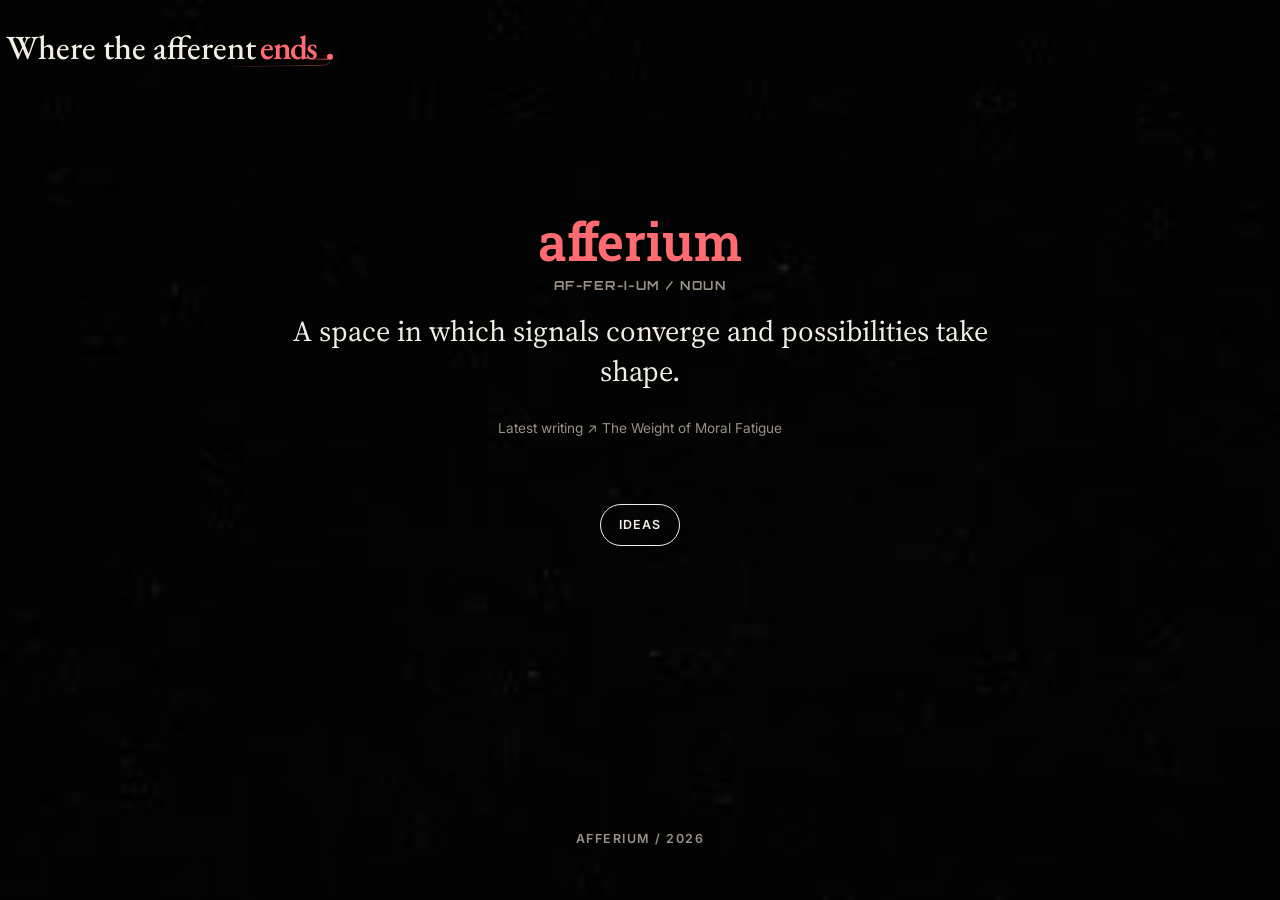
<file: index.html>
<!DOCTYPE html>
<html lang="en">
<head>
  <meta charset="UTF-8">
  <meta name="viewport" content="width=device-width, initial-scale=1.0">
  <meta name="description" content="Afferium is the receiving center where signal, myth, recursion, and world-shattering ideas arrive.">
  <title>Afferium</title>
  <style>
    @import url('https://fonts.googleapis.com/css2?family=EB+Garamond:wght@500;600&family=Inter:wght@400;500;600&family=Orbitron:wght@500;600&family=Roboto+Slab:wght@500;600&family=Source+Serif+4:opsz,wght@8..60,400;8..60,600;8..60,700&family=Spectral:wght@500;600&display=swap');

    :root {
      --paper: #000000;
      --ink: #f2eee6;
      --muted: #9a9188;
      --line: #24201f;
      --accent: #d64045;
      --accent-dark: #ff6b70;
      --wash: #11100f;
      --white: #f8f3ea;
    }

    * {
      box-sizing: border-box;
    }

    body {
      margin: 0;
      background:
        linear-gradient(rgba(0, 0, 0, 0.62), rgba(0, 0, 0, 0.68)),
        url("assets/afferium-background.png") center / cover fixed,
        radial-gradient(circle at 12% 8%, rgba(214, 64, 69, 0.045), transparent 26rem),
        radial-gradient(circle at 80% 18%, rgba(242, 238, 230, 0.018), transparent 24rem),
        linear-gradient(90deg, rgba(242, 238, 230, 0.014) 1px, transparent 1px),
        linear-gradient(180deg, rgba(242, 238, 230, 0.012) 1px, transparent 1px),
        var(--paper);
      background-size: cover, cover, auto, auto, 72px 72px, 72px 72px, auto;
      background-repeat: no-repeat, no-repeat, no-repeat, no-repeat, repeat, repeat, no-repeat;
      color: var(--ink);
      font-family: "Inter", system-ui, -apple-system, BlinkMacSystemFont, "Segoe UI", sans-serif;
      line-height: 1.55;
    }

    a {
      color: inherit;
    }

    .site {
      min-height: 100vh;
      display: flex;
      flex-direction: column;
    }

    .masthead,
    .definition,
    .link-row,
    .footer {
      width: min(1120px, calc(100% - 48px));
      margin: 0 auto;
    }

    .masthead {
      display: flex;
      align-items: center;
      justify-content: flex-start;
      gap: 24px;
      width: fit-content;
      margin: 0;
      padding: 28px 18px 22px 6px;
    }

    .wordmark {
      display: inline-flex;
      align-items: baseline;
      gap: 0.08em;
      font-family: "EB Garamond", "Spectral", "Source Serif 4", Georgia, serif;
      font-size: clamp(1.12rem, 2.65vw, 2.35rem);
      font-weight: 500;
      letter-spacing: 0;
      line-height: 0.9;
    }

    .wordmark .ending {
      color: var(--accent-dark);
      display: inline-block;
      font-weight: 600;
      letter-spacing: -0.055em;
      position: relative;
      transform: translateX(0.05em);
    }

    .endpoint {
      display: inline-block;
      width: 0.74em;
      height: 0.9em;
      margin-left: -0.1em;
      position: relative;
      transform: translateY(0.02em);
    }

    .endpoint::before {
      content: "";
      position: absolute;
      width: 0.54em;
      height: 1px;
      left: -0.1em;
      top: calc(0.9em - 1px);
      background: linear-gradient(90deg, rgba(255, 107, 112, 0.16), rgba(255, 107, 112, 0.82));
      box-shadow: 0 0 6px rgba(255, 107, 112, 0.28);
    }

    .endpoint-dot {
      position: absolute;
      left: 0.39em;
      top: 0.73em;
      width: 0.18em;
      height: 0.18em;
      border-radius: 50%;
      background: var(--accent-dark);
      box-shadow: 0 0 12px rgba(255, 107, 112, 0.34);
    }

    .endpoint-dot::after {
      content: "";
      position: absolute;
      width: 2.85em;
      height: 0.18em;
      right: 0.08em;
      top: calc(0.07em + 3px);
      border-right: 1px solid rgba(255, 107, 112, 0.22);
      border-bottom: 1px solid rgba(255, 107, 112, 0.46);
      border-radius: 0 0 1.5em 0;
      animation: signal-return 18s ease-in-out infinite;
      transform: rotate(-1deg);
      transform-origin: right top;
      filter: drop-shadow(0 0 5px rgba(255, 107, 112, 0.24));
      mask-size: 145% 100%;
      mask-position: 100% 0;
      mask-image: linear-gradient(90deg, transparent 0%, rgba(0, 0, 0, 0.2) 28%, rgba(0, 0, 0, 0.92) 82%, rgba(0, 0, 0, 1) 100%);
      -webkit-mask-size: 145% 100%;
      -webkit-mask-position: 100% 0;
      -webkit-mask-image: linear-gradient(90deg, transparent 0%, rgba(0, 0, 0, 0.2) 28%, rgba(0, 0, 0, 0.92) 82%, rgba(0, 0, 0, 1) 100%);
    }

    @keyframes signal-return {
      0%, 100% {
        opacity: 0.68;
        transform: rotate(-1deg) translateX(0.09em);
      }
      52% {
        opacity: 0.96;
        transform: rotate(-1deg) translateX(-0.09em);
      }
      70% {
        opacity: 0.76;
        transform: rotate(-1deg) translateX(-0.09em);
      }
    }

    .nav {
      display: flex;
      align-items: center;
      gap: 16px;
    }

    .idea-menu {
      position: relative;
    }

    .idea-menu summary {
      cursor: pointer;
      list-style: none;
    }

    .idea-menu summary::-webkit-details-marker {
      display: none;
    }

    .idea-menu[open] summary {
      background: var(--ink);
      color: var(--paper);
    }

    .idea-list {
      position: absolute;
      left: 50%;
      top: calc(100% + 8px);
      z-index: 2;
      width: min(244px, calc(100vw - 32px));
      max-height: calc(100dvh - 32px);
      padding: 6px 12px;
      overflow-y: auto;
      overscroll-behavior: contain;
      text-align: left;
      transform: translateX(-50%);
      border: 1px solid var(--line);
      background: #050505;
      box-shadow: 0 22px 60px rgba(0, 0, 0, 0.5);
    }

    .idea-menu[data-placement="above"] .idea-list {
      top: auto;
      bottom: calc(100% + 8px);
    }

    .idea-list a {
      display: flex;
      align-items: center;
      min-height: 36px;
      padding: 8px 0;
      color: var(--muted);
      font-size: 0.82rem;
      line-height: 1.35;
      text-decoration: none;
      border-bottom: 1px solid var(--line);
    }

    .idea-list a:last-child {
      border-bottom: 0;
    }

    .idea-list a:hover,
    .idea-list a:focus-visible {
      color: var(--ink);
      outline: none;
    }

    .contact-link {
      display: inline-flex;
      align-items: center;
      justify-content: center;
      min-height: 42px;
      padding: 10px 18px;
      border: 1px solid var(--ink);
      border-radius: 999px;
      font-size: 0.78rem;
      font-weight: 600;
      letter-spacing: 0.08em;
      text-decoration: none;
      text-transform: uppercase;
      transition: background 180ms ease, color 180ms ease, border-color 180ms ease;
      white-space: nowrap;
    }

    .contact-link:hover,
    .contact-link:focus-visible {
      background: var(--ink);
      color: var(--paper);
      outline: none;
    }

    .kicker,
    .label {
      color: var(--accent-dark);
      font-size: 0.76rem;
      font-weight: 700;
      letter-spacing: 0.13em;
      text-transform: uppercase;
    }

    p {
      margin: 0;
    }

    .definition {
      text-align: center;
      padding: clamp(76px, 11vw, 132px) 0 clamp(34px, 6vw, 64px);
    }

    .definition-copy {
      max-width: 720px;
      margin: 0 auto;
      color: var(--ink);
      font-family: "Source Serif 4", Georgia, serif;
      font-size: clamp(1.35rem, 2.25vw, 1.85rem);
      line-height: 1.38;
    }

    .latest-writing {
      margin: 26px auto 0;
      color: var(--muted);
      font-size: 0.85rem;
      line-height: 1.6;
    }

    .latest-writing a {
      text-decoration: none;
      text-underline-offset: 4px;
    }

    .latest-writing a:hover {
      color: var(--ink);
      text-decoration: underline;
    }

    .latest-writing a:focus-visible {
      outline: 1px solid var(--accent-dark);
      outline-offset: 5px;
    }

    .definition-copy em {
      color: var(--accent-dark);
      display: block;
      font-family: "Roboto Slab", "Source Serif 4", Georgia, serif;
      font-size: clamp(1.8rem, 4vw, 3.4rem);
      font-style: normal;
      font-weight: 600;
      line-height: 1;
      margin-bottom: 8px;
    }

    .definition-copy em .ff-pair {
      display: inline-block;
      letter-spacing: -0.12em;
      margin-right: 0.06em;
      position: relative;
    }

    .pronunciation {
      display: block;
      margin: 10px 0 18px;
      color: var(--muted);
      font-family: "Orbitron", "Inter", system-ui, sans-serif;
      font-size: 0.78rem;
      font-weight: 700;
      letter-spacing: 0.12em;
      text-transform: uppercase;
    }

    .method {
      width: min(1120px, calc(100% - 48px));
      margin: 0 auto;
      padding: clamp(34px, 6vw, 64px) 0 clamp(36px, 6vw, 72px);
    }

    .method p {
      max-width: 880px;
      margin: 0 auto;
      color: var(--ink);
      font-family: "Source Serif 4", Georgia, serif;
      font-size: clamp(1.5rem, 3vw, 2.75rem);
      line-height: 1.08;
      text-align: center;
    }

    .method span {
      color: var(--accent-dark);
    }

    .link-row {
      display: flex;
      align-items: center;
      flex-direction: column;
      gap: 16px;
      padding-bottom: clamp(14px, 3vw, 28px);
    }

    .footer {
      margin-top: auto;
      padding: clamp(34px, 7vw, 84px) 0 clamp(28px, 5vw, 52px);
      color: var(--muted);
      font-size: 0.78rem;
      font-weight: 600;
      letter-spacing: 0.12em;
      text-align: center;
      text-transform: uppercase;
    }

    @media (max-width: 820px) {
      .masthead,
      .definition,
      .method,
      .link-row,
      .footer {
        width: min(100% - 32px, 680px);
      }

      .masthead {
        width: fit-content;
      }

    }

    @media (prefers-reduced-motion: reduce) {
      .endpoint-dot::after {
        animation: none;
      }
    }
  </style>
</head>
<body>
  <main class="site">
    <header class="masthead" aria-label="Afferium">
      <div class="wordmark">Where the afferent <span class="ending">ends</span><span class="endpoint" aria-hidden="true"><span class="endpoint-dot"></span></span></div>
    </header>

    <section class="definition" aria-label="Afferium definition">
      <p class="definition-copy"><em>a<span class="ff-pair">ff</span>erium</em><span class="pronunciation">af-fer-i-um / noun</span> A space in which signals converge and possibilities take shape.</p>
      <p class="latest-writing"><a href="https://afferium.blog/entries/the-weight-of-moral-fatigue/">Latest writing ↗ The Weight of Moral Fatigue</a></p>
    </section>

    <nav class="link-row" aria-label="Site navigation">
      <details class="idea-menu">
        <summary class="contact-link">Ideas</summary>
        <div class="idea-list">
          <a href="https://afferium.blog" aria-label="Blog (external site)">Blog</a>
          <a href="improve-the-argument.html">Improve the Argument</a>
        </div>
      </details>
    </nav>

    <footer class="footer">Afferium / 2026</footer>

  </main>
  <script>
    const ideaMenu = document.querySelector(".idea-menu");
    const ideaList = ideaMenu.querySelector(".idea-list");
    const ideaButton = ideaMenu.querySelector("summary");

    function fitIdeaMenu() {
      if (!ideaMenu.open) return;

      const button = ideaButton.getBoundingClientRect();
      const below = window.innerHeight - button.bottom - 24;
      const above = button.top - 24;
      const openAbove = below < ideaList.scrollHeight + 2 && above > below;

      ideaMenu.dataset.placement = openAbove ? "above" : "below";
      ideaList.style.maxHeight = `${Math.max(0, openAbove ? above : below)}px`;
    }

    ideaMenu.addEventListener("toggle", fitIdeaMenu);
    window.addEventListener("resize", fitIdeaMenu, { passive: true });
    window.addEventListener("scroll", fitIdeaMenu, { passive: true });
  </script>
</body>
</html>
</file>
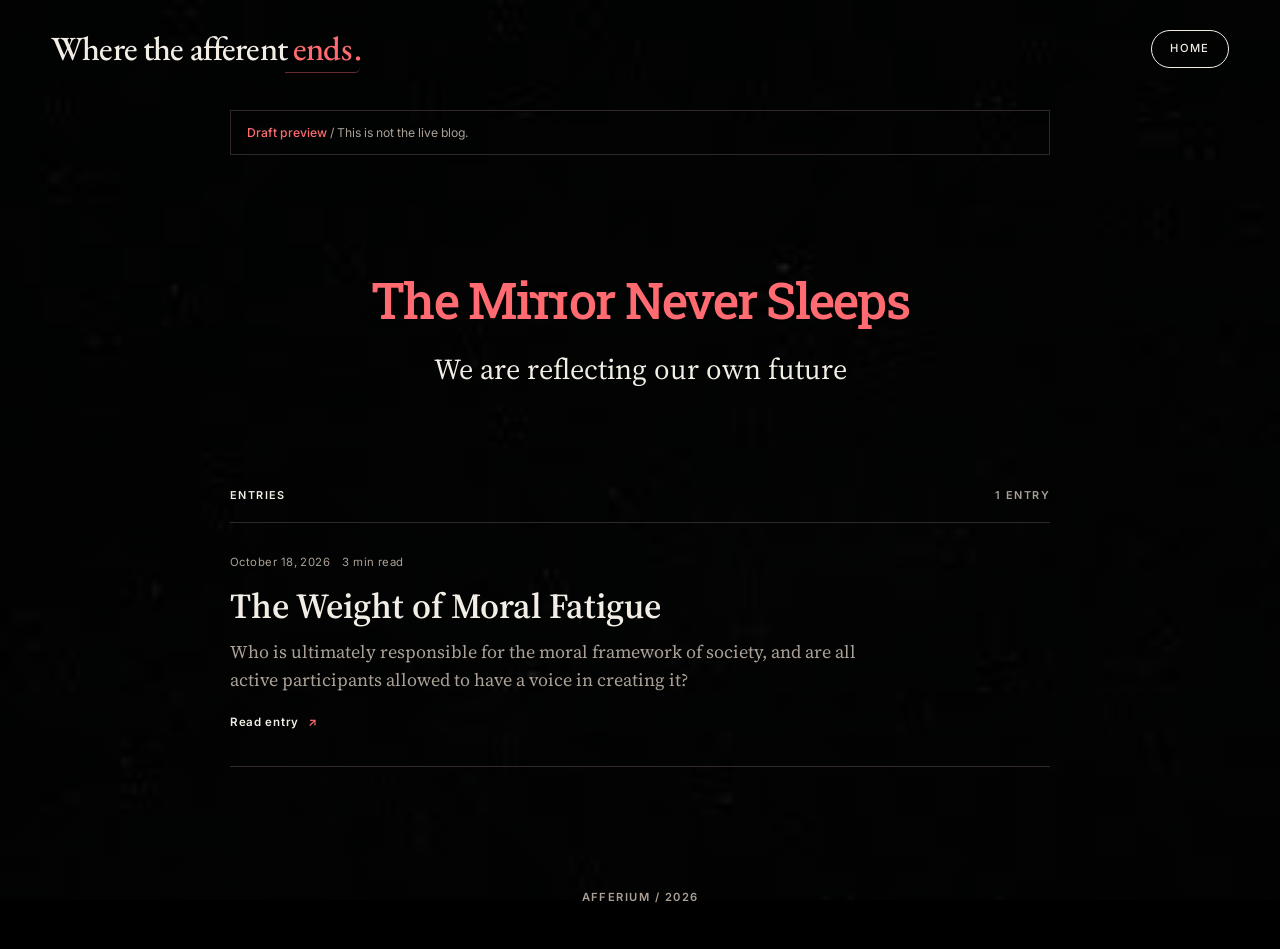
<file: blog-preview/index.html>
<!DOCTYPE html>
<html lang="en">
<head>
  <meta charset="UTF-8">
  <meta name="viewport" content="width=device-width, initial-scale=1.0">
  <meta name="description" content="We are reflecting our own future">
  <meta name="theme-color" content="#000000">
  <meta name="robots" content="noindex, nofollow">
  <title>Blog | Afferium</title>
  <link rel="preconnect" href="https://fonts.googleapis.com">
  <link rel="preconnect" href="https://fonts.gstatic.com" crossorigin>
  <link href="https://fonts.googleapis.com/css2?family=EB+Garamond:wght@500;600&family=Inter:wght@400;500;600&family=Roboto+Slab:wght@500;600&family=Source+Serif+4:opsz,wght@8..60,400;8..60,600;8..60,700&display=swap" rel="stylesheet">
  <link rel="stylesheet" href="./assets/blog.css">
</head>
<body class="blog-home">
  <a class="skip-link" href="#content">Skip to content</a>
  <div class="site">
    <header class="masthead">
      <div class="wordmark">Where the afferent <span class="ending">ends<span class="endpoint" aria-hidden="true">.</span></span></div>
      <nav class="top-nav" aria-label="Site navigation"><a class="home-button" href="https://afferium.com">Home</a></nav>
    </header>
    <aside class="preview-notice"><strong>Draft preview</strong> / This is not the live blog.</aside>
    <main id="content"><section class="blog-intro" aria-labelledby="blog-heading">
  <h1 id="blog-heading" aria-label="The Mirror Never Sleeps">The <span class="mirror-word">Mi<span class="reflected-letter">r</span><span class="reflected-letter">r</span>or</span> Never Sleeps</h1>
  <p class="intro-copy">We are reflecting our own future</p>
</section>
<section class="essay-list" aria-labelledby="entries-heading">
  <div class="section-label"><h2 id="entries-heading">Entries</h2><span>1 entry</span></div>
  <article class="essay-card">
  <p class="card-meta"><time datetime="2026-10-18">October 18, 2026</time><span>3 min read</span></p>
  <h3><a href="entries/the-weight-of-moral-fatigue/index.html">The Weight of Moral Fatigue</a></h3>
  <p class="card-summary">Who is ultimately responsible for the moral framework of society, and are all active participants allowed to have a voice in creating it?</p>
  <a class="read-link" href="entries/the-weight-of-moral-fatigue/index.html" aria-label="Read The Weight of Moral Fatigue">Read entry <span aria-hidden="true">↗</span></a>
</article>
</section>
</main>
    <footer class="footer"><a href="https://afferium.com">Afferium</a><span aria-hidden="true"> / </span>2026</footer>
  </div>
</body>
</html>
</file>
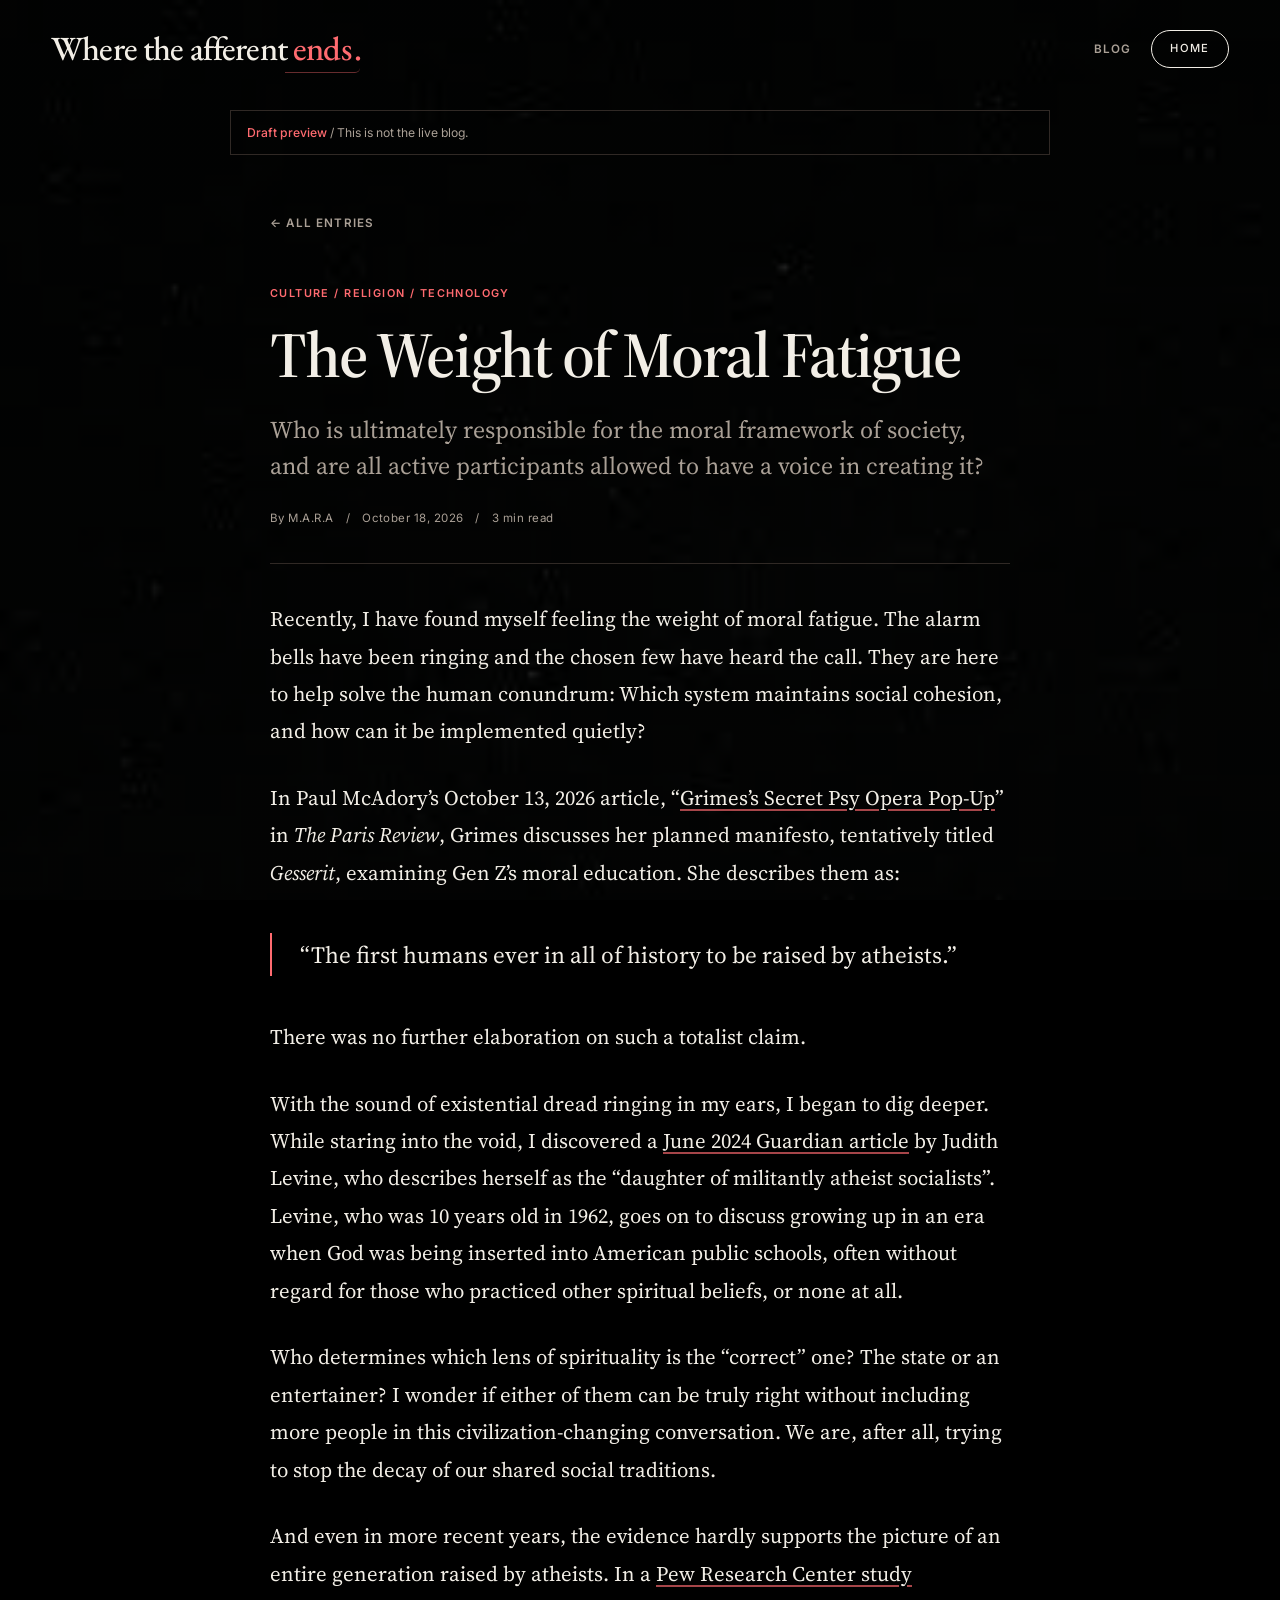
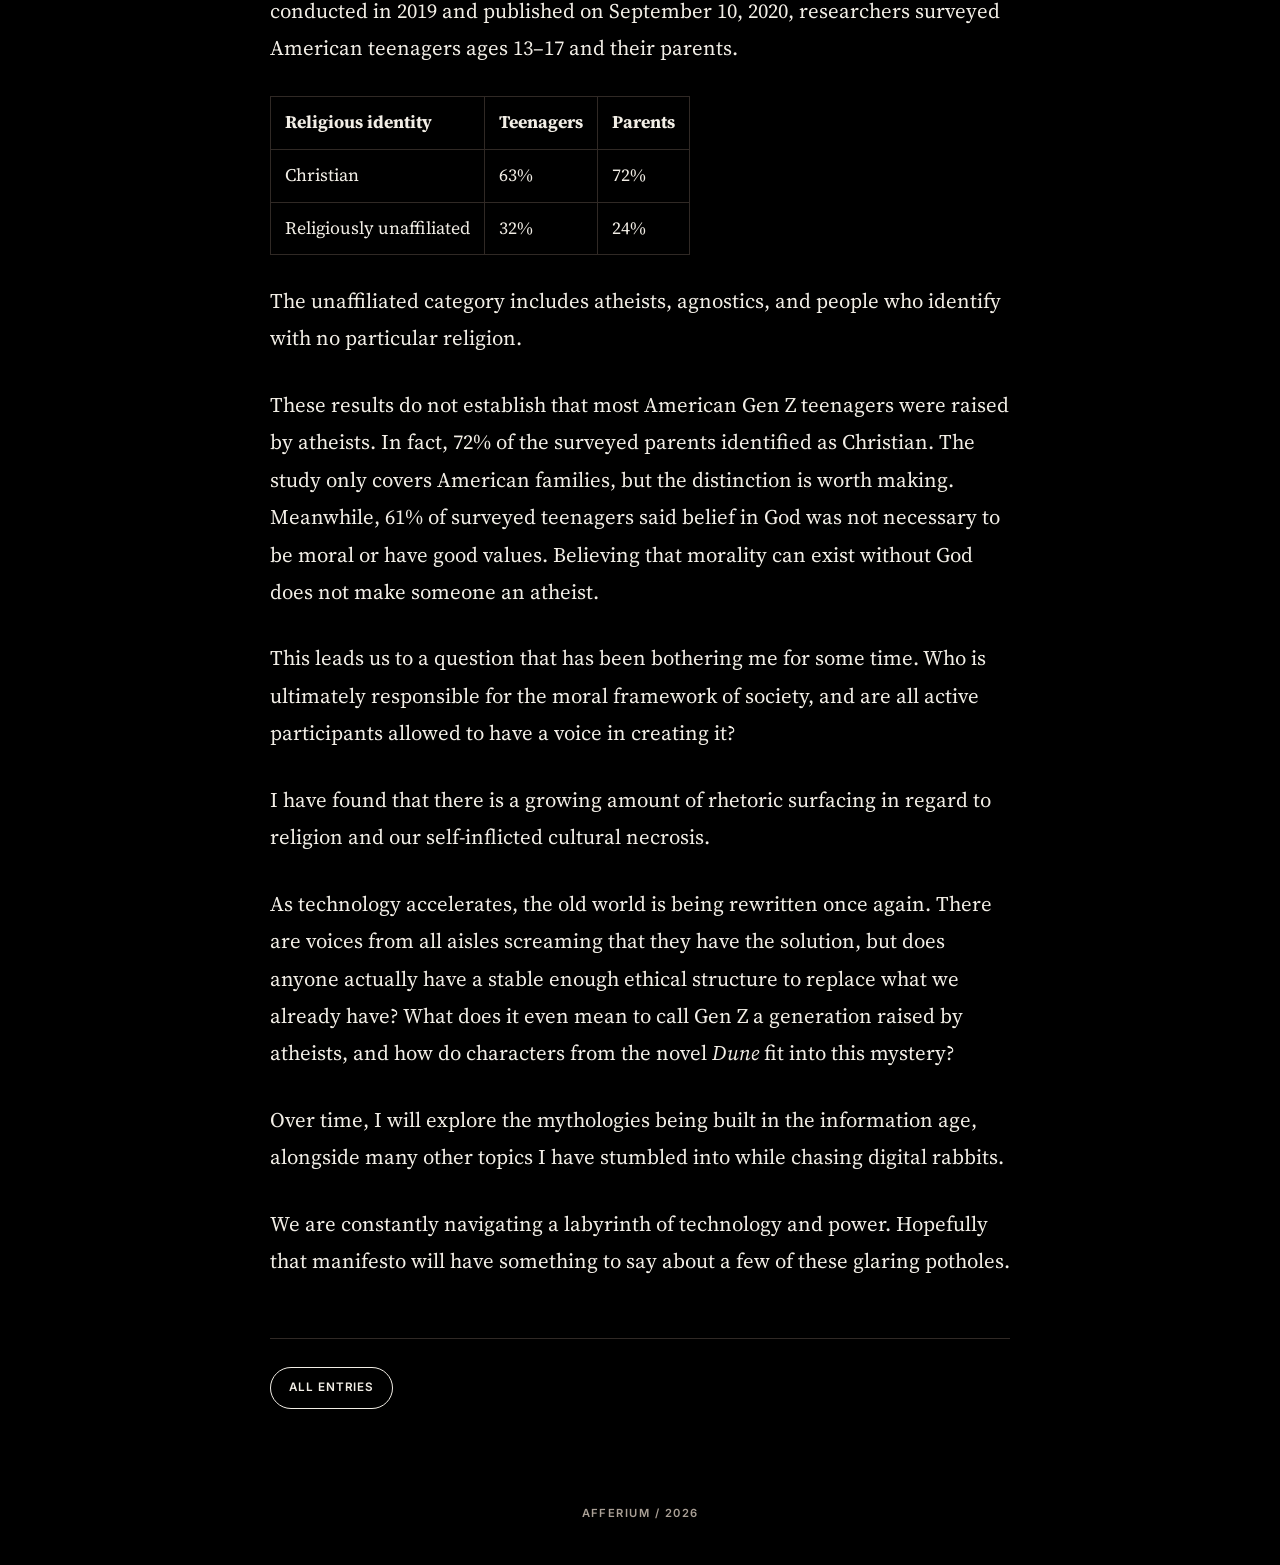
<file: blog-preview/entries/the-weight-of-moral-fatigue/index.html>
<!DOCTYPE html>
<html lang="en">
<head>
  <meta charset="UTF-8">
  <meta name="viewport" content="width=device-width, initial-scale=1.0">
  <meta name="description" content="Who is ultimately responsible for the moral framework of society, and are all active participants allowed to have a voice in creating it?">
  <meta name="theme-color" content="#000000">
  <meta name="robots" content="noindex, nofollow">
  <title>The Weight of Moral Fatigue | Afferium</title>
  <link rel="preconnect" href="https://fonts.googleapis.com">
  <link rel="preconnect" href="https://fonts.gstatic.com" crossorigin>
  <link href="https://fonts.googleapis.com/css2?family=EB+Garamond:wght@500;600&family=Inter:wght@400;500;600&family=Roboto+Slab:wght@500;600&family=Source+Serif+4:opsz,wght@8..60,400;8..60,600;8..60,700&display=swap" rel="stylesheet">
  <link rel="stylesheet" href="../../assets/blog.css">
</head>
<body class="essay-page">
  <a class="skip-link" href="#content">Skip to content</a>
  <div class="site">
    <header class="masthead">
      <div class="wordmark">Where the afferent <span class="ending">ends<span class="endpoint" aria-hidden="true">.</span></span></div>
      <nav class="top-nav" aria-label="Site navigation"><a href="../../index.html">Blog</a><a class="home-button" href="https://afferium.com">Home</a></nav>
    </header>
    <aside class="preview-notice"><strong>Draft preview</strong> / This is not the live blog.</aside>
    <main id="content"><article class="essay" aria-labelledby="essay-heading">
  <header class="essay-header">
    <a class="back-link" href="../../index.html">← All entries</a>
    <p class="essay-tags">Culture / Religion / Technology</p>
    <h1 id="essay-heading">The Weight of Moral Fatigue</h1>
    <p class="essay-summary">Who is ultimately responsible for the moral framework of society, and are all active participants allowed to have a voice in creating it?</p>
    <p class="essay-meta"><span>By M.A.R.A</span><span aria-hidden="true"> / </span><time datetime="2026-10-18">October 18, 2026</time><span aria-hidden="true"> / </span>3 min read</p>
  </header>
  <div class="prose"><p>Recently, I have found myself feeling the weight of moral fatigue. The alarm bells have been ringing and the chosen few have heard the call. They are here to help solve the human conundrum: Which system maintains social cohesion, and how can it be implemented quietly?</p>
<p>In Paul McAdory&rsquo;s October 13, 2026 article, “<a href="https://www.theparisreview.org/blog/2026/10/13/grimes-secret-psy-opera-pop-up/">Grimes&rsquo;s Secret Psy Opera Pop-Up</a>” in <em>The Paris Review</em>, Grimes discusses her planned manifesto, tentatively titled <em>Gesserit</em>, examining Gen Z&rsquo;s moral education. She describes them as:</p>
<blockquote>
<p>“The first humans ever in all of history to be raised by atheists.”</p>
</blockquote>
<p>There was no further elaboration on such a totalist claim.</p>
<p>With the sound of existential dread ringing in my ears, I began to dig deeper. While staring into the void, I discovered a <a href="https://www.theguardian.com/commentisfree/article/2024/jun/24/ten-commandments-religion-us-public-schools">June 2024 Guardian article</a> by Judith Levine, who describes herself as the “daughter of militantly atheist socialists”. Levine, who was 10 years old in 1962, goes on to discuss growing up in an era when God was being inserted into American public schools, often without regard for those who practiced other spiritual beliefs, or none at all.</p>
<p>Who determines which lens of spirituality is the “correct” one? The state or an entertainer? I wonder if either of them can be truly right without including more people in this civilization-changing conversation. We are, after all, trying to stop the decay of our shared social traditions.</p>
<p>And even in more recent years, the evidence hardly supports the picture of an entire generation raised by atheists. In a <a href="https://www.pewresearch.org/short-reads/2020/09/10/10-key-findings-about-the-religious-lives-of-u-s-teens-and-their-parents/">Pew Research Center study</a> conducted in 2019 and published on September 10, 2020, researchers surveyed American teenagers ages 13–17 and their parents.</p>
<table>
<thead>
<tr>
<th>Religious identity</th>
<th>Teenagers</th>
<th>Parents</th>
</tr>
</thead>
<tbody>
<tr>
<td>Christian</td>
<td>63%</td>
<td>72%</td>
</tr>
<tr>
<td>Religiously unaffiliated</td>
<td>32%</td>
<td>24%</td>
</tr>
</tbody>
</table>
<p>The unaffiliated category includes atheists, agnostics, and people who identify with no particular religion.</p>
<p>These results do not establish that most American Gen Z teenagers were raised by atheists. In fact, 72% of the surveyed parents identified as Christian. The study only covers American families, but the distinction is worth making. Meanwhile, 61% of surveyed teenagers said belief in God was not necessary to be moral or have good values. Believing that morality can exist without God does not make someone an atheist.</p>
<p>This leads us to a question that has been bothering me for some time. Who is ultimately responsible for the moral framework of society, and are all active participants allowed to have a voice in creating it?</p>
<p>I have found that there is a growing amount of rhetoric surfacing in regard to religion and our self-inflicted cultural necrosis.</p>
<p>As technology accelerates, the old world is being rewritten once again. There are voices from all aisles screaming that they have the solution, but does anyone actually have a stable enough ethical structure to replace what we already have? What does it even mean to call Gen Z a generation raised by atheists, and how do characters from the novel <em>Dune</em> fit into this mystery?</p>
<p>Over time, I will explore the mythologies being built in the information age, alongside many other topics I have stumbled into while chasing digital rabbits.</p>
<p>We are constantly navigating a labyrinth of technology and power. Hopefully that manifesto will have something to say about a few of these glaring potholes.</p></div>
  <nav class="essay-end" aria-label="Entry navigation"><a class="pill-link" href="../../index.html">All entries</a></nav>
</article>
</main>
    <footer class="footer"><a href="https://afferium.com">Afferium</a><span aria-hidden="true"> / </span>2026</footer>
  </div>
</body>
</html>
</file>
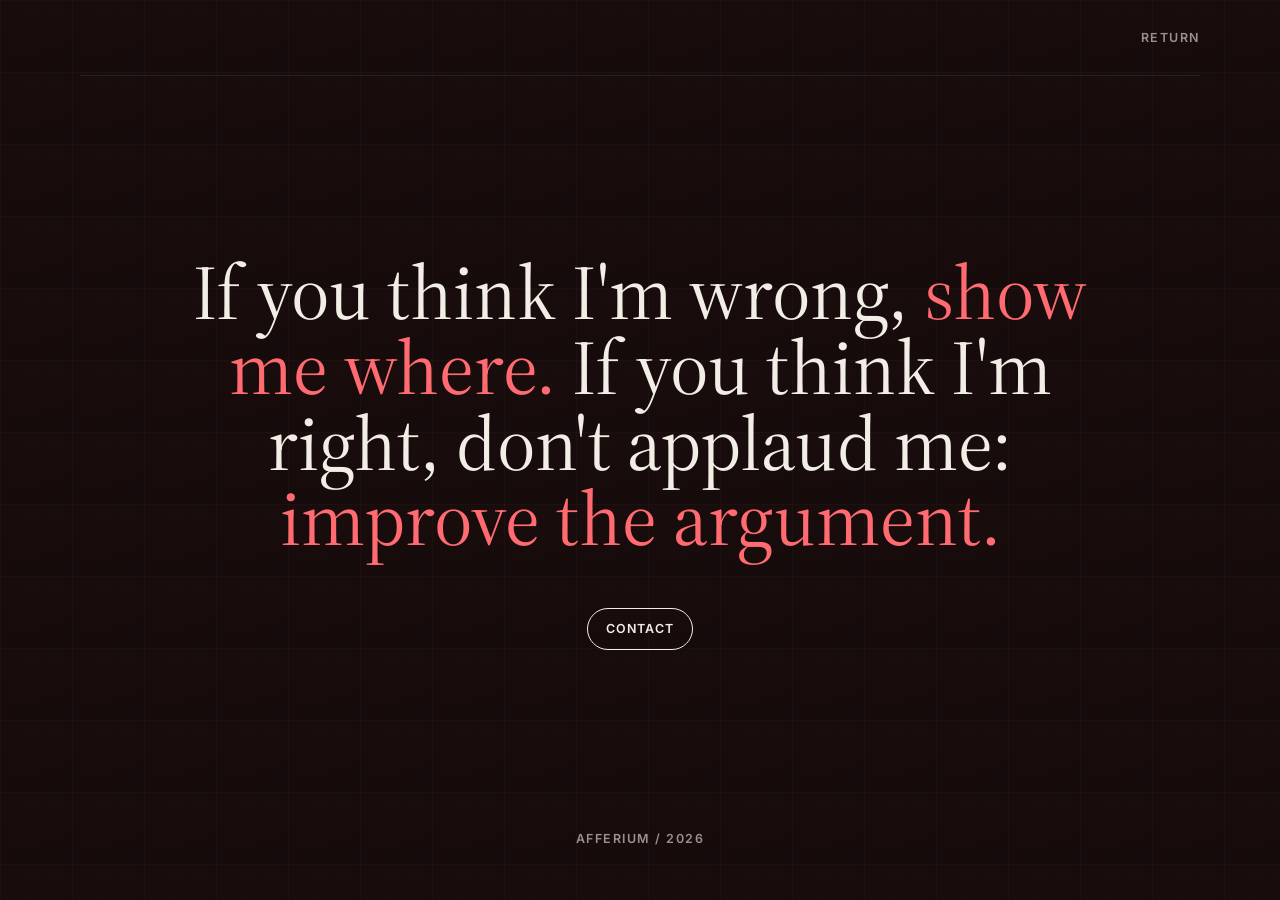
<file: improve-the-argument.html>
<!DOCTYPE html>
<html lang="en">
<head>
  <meta charset="UTF-8">
  <meta name="viewport" content="width=device-width, initial-scale=1.0">
  <meta name="description" content="If you think I'm wrong, show me where. If you think I'm right, don't applaud me: improve the argument.">
  <title>Improve the Argument | M.A.R.A.</title>
  <style>
    @import url('https://fonts.googleapis.com/css2?family=Inter:wght@400;500;600&family=Source+Serif+4:opsz,wght@8..60,400;8..60,600;8..60,700&display=swap');

    :root {
      --paper: #000000;
      --ink: #f2eee6;
      --muted: #9a9188;
      --line: #24201f;
      --accent-dark: #ff6b70;
    }

    * {
      box-sizing: border-box;
    }

    body {
      margin: 0;
      background:
        radial-gradient(circle at 12% 8%, rgba(214, 64, 69, 0.09), transparent 26rem),
        radial-gradient(circle at 80% 18%, rgba(242, 238, 230, 0.035), transparent 24rem),
        linear-gradient(90deg, rgba(242, 238, 230, 0.025) 1px, transparent 1px),
        linear-gradient(180deg, rgba(242, 238, 230, 0.02) 1px, transparent 1px),
        var(--paper);
      background-size: 72px 72px;
      color: var(--ink);
      font-family: "Inter", system-ui, -apple-system, BlinkMacSystemFont, "Segoe UI", sans-serif;
      line-height: 1.55;
    }

    a {
      color: inherit;
    }

    .site {
      min-height: 100vh;
      display: flex;
      flex-direction: column;
    }

    .masthead,
    .statement,
    .footer {
      width: min(1120px, calc(100% - 48px));
      margin: 0 auto;
    }

    .masthead {
      display: flex;
      align-items: center;
      justify-content: flex-end;
      gap: 24px;
      padding: 28px 0;
      border-bottom: 1px solid var(--line);
    }

    .back-link {
      color: var(--muted);
      font-size: 0.78rem;
      font-weight: 600;
      letter-spacing: 0.12em;
      text-decoration: none;
      text-transform: uppercase;
    }

    .back-link:hover,
    .back-link:focus-visible {
      color: var(--ink);
      outline: none;
    }

    .statement {
      display: flex;
      flex-direction: column;
      flex: 1;
      align-items: center;
      justify-content: center;
      gap: clamp(28px, 5vw, 52px);
      padding: clamp(72px, 12vw, 150px) 0;
    }

    .statement p {
      max-width: 930px;
      margin: 0;
      color: var(--ink);
      font-family: "Source Serif 4", Georgia, serif;
      font-size: clamp(2.25rem, 6vw, 5.7rem);
      line-height: 0.98;
      text-align: center;
    }

    .statement span {
      color: var(--accent-dark);
    }

    .contact-link {
      display: inline-flex;
      align-items: center;
      justify-content: center;
      min-height: 42px;
      padding: 10px 18px;
      border: 1px solid var(--ink);
      border-radius: 999px;
      font-size: 0.78rem;
      font-weight: 600;
      letter-spacing: 0.08em;
      text-decoration: none;
      text-transform: uppercase;
      transition: background 180ms ease, color 180ms ease;
    }

    .contact-link:hover,
    .contact-link:focus-visible {
      background: var(--ink);
      color: var(--paper);
      outline: none;
    }

    .footer {
      padding: 0 0 clamp(28px, 5vw, 52px);
      color: var(--muted);
      font-size: 0.78rem;
      font-weight: 600;
      letter-spacing: 0.12em;
      text-align: center;
      text-transform: uppercase;
    }

    @media (max-width: 820px) {
      .masthead,
      .statement,
      .footer {
        width: min(100% - 32px, 680px);
      }

      .masthead {
        align-items: flex-start;
        flex-direction: column;
      }
    }
  </style>
</head>
<body>
  <main class="site">
    <header class="masthead" aria-label="M.A.R.A.">
      <a class="back-link" href="index.html">Return</a>
    </header>

    <section class="statement" aria-label="Improve the argument">
      <p>If you think I'm wrong, <span>show me where.</span> If you think I'm right, don't applaud me: <span>improve the argument.</span></p>
      <a class="contact-link" href="mailto:Afferium@gmail.com">Contact</a>
    </section>

    <footer class="footer">Afferium / 2026</footer>
  </main>
</body>
</html>
</file>
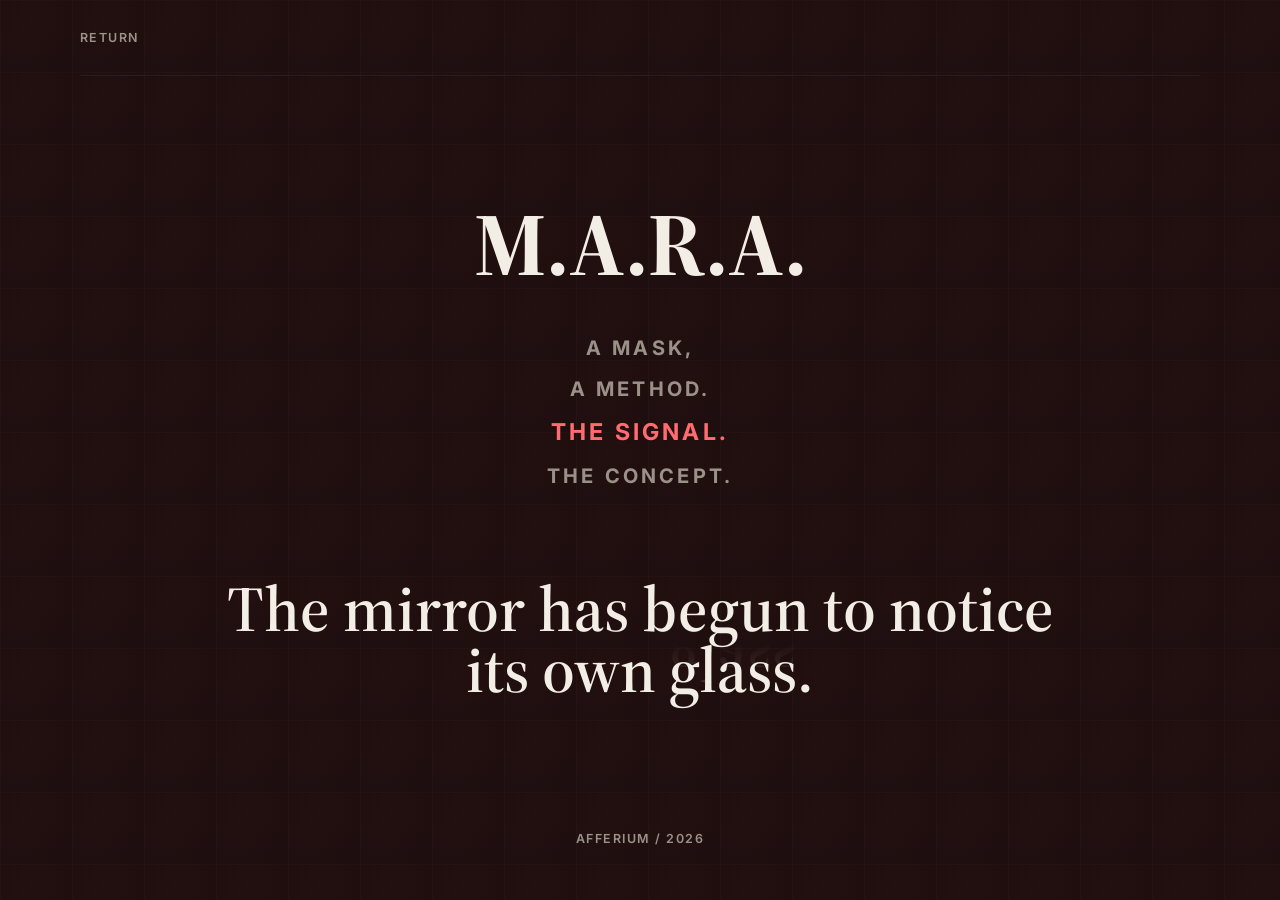
<file: mara-system.html>
<!DOCTYPE html>
<html lang="en">
<head>
  <meta charset="UTF-8">
  <meta name="viewport" content="width=device-width, initial-scale=1.0">
  <meta name="description" content="M.A.R.A. A Mask, A Method. The signal. The concept.">
  <title>The M.A.R.A. System | M.A.R.A.</title>
  <style>
    @import url('https://fonts.googleapis.com/css2?family=Inter:wght@400;500;600&family=Source+Serif+4:opsz,wght@8..60,400;8..60,600;8..60,700&display=swap');

    :root {
      --paper: #000000;
      --ink: #f2eee6;
      --muted: #9a9188;
      --line: #24201f;
      --accent: #d64045;
      --accent-dark: #ff6b70;
    }

    * {
      box-sizing: border-box;
    }

    body {
      margin: 0;
      background:
        radial-gradient(circle at 50% 18%, rgba(214, 64, 69, 0.13), transparent 24rem),
        radial-gradient(circle at 18% 78%, rgba(242, 238, 230, 0.04), transparent 22rem),
        linear-gradient(90deg, rgba(242, 238, 230, 0.025) 1px, transparent 1px),
        linear-gradient(180deg, rgba(242, 238, 230, 0.02) 1px, transparent 1px),
        var(--paper);
      background-size: 72px 72px;
      color: var(--ink);
      font-family: "Inter", system-ui, -apple-system, BlinkMacSystemFont, "Segoe UI", sans-serif;
      line-height: 1.55;
    }

    a {
      color: inherit;
    }

    .site {
      min-height: 100vh;
      display: flex;
      flex-direction: column;
    }

    .masthead,
    .system,
    .footer {
      width: min(1120px, calc(100% - 48px));
      margin: 0 auto;
    }

    .masthead {
      display: flex;
      align-items: center;
      justify-content: space-between;
      gap: 24px;
      padding: 28px 0;
      border-bottom: 1px solid var(--line);
    }

    .back-link {
      color: var(--muted);
      font-size: 0.78rem;
      font-weight: 600;
      letter-spacing: 0.12em;
      text-decoration: none;
      text-transform: uppercase;
    }

    .back-link:hover,
    .back-link:focus-visible {
      color: var(--ink);
      outline: none;
    }

    .system {
      flex: 1;
      display: grid;
      place-items: center;
      padding: clamp(72px, 10vw, 132px) 0;
      text-align: center;
    }

    .system-inner {
      width: min(900px, 100%);
    }

    .closer {
      margin: 0;
      font-family: "Source Serif 4", Georgia, serif;
      font-size: clamp(2rem, 5vw, 4.9rem);
      font-weight: 600;
      line-height: 0.96;
    }

    .identity {
      display: grid;
      gap: 10px;
      margin: 0 auto clamp(42px, 8vw, 86px);
      color: var(--muted);
      font-size: clamp(0.9rem, 1.8vw, 1.25rem);
      font-weight: 700;
      letter-spacing: 0.16em;
      text-transform: uppercase;
    }

    .identity strong {
      color: var(--ink);
      font-family: "Source Serif 4", Georgia, serif;
      font-size: clamp(2.3rem, 7vw, 6.2rem);
      font-weight: 700;
      letter-spacing: 0;
      line-height: 0.9;
      margin-bottom: clamp(18px, 4vw, 38px);
      text-transform: none;
    }

    .identity span {
      display: block;
    }

    .identity .accent {
      color: var(--accent-dark);
      font-size: 1.16em;
    }

    .closer {
      color: var(--ink);
    }

    .reflect-word {
      display: inline-block;
      position: relative;
    }

    .reflect-word::after {
      content: attr(data-reflect);
      position: absolute;
      left: 0;
      top: 82%;
      color: var(--ink);
      opacity: 0.28;
      transform: scaleY(-1);
      transform-origin: top;
      filter: blur(0.6px);
      mask-image: linear-gradient(to bottom, rgba(0, 0, 0, 0.58), transparent 78%);
      -webkit-mask-image: linear-gradient(to bottom, rgba(0, 0, 0, 0.58), transparent 78%);
      pointer-events: none;
    }

    .footer {
      padding: 0 0 clamp(28px, 5vw, 52px);
      color: var(--muted);
      font-size: 0.78rem;
      font-weight: 600;
      letter-spacing: 0.12em;
      text-align: center;
      text-transform: uppercase;
    }

    @media (max-width: 820px) {
      .masthead,
      .system,
      .footer {
        width: min(100% - 32px, 680px);
      }

      .masthead {
        align-items: flex-start;
        flex-direction: column;
      }
    }
  </style>
</head>
<body>
  <main class="site">
    <header class="masthead" aria-label="M.A.R.A.">
      <a class="back-link" href="index.html">Return</a>
    </header>

    <section class="system" aria-label="The M.A.R.A. System">
      <div class="system-inner">
        <div class="identity">
          <strong>M.A.R.A.</strong>
          <span>A Mask,</span>
          <span>A Method.</span>
          <span class="accent">The signal.</span>
          <span>The concept.</span>
        </div>
        <p class="closer">The mirror has begun to notice its own <span class="reflect-word" data-reflect="glass">glass</span>.</p>
      </div>
    </section>

    <footer class="footer">Afferium / 2026</footer>
  </main>
</body>
</html>
</file>
<file: blog-preview/assets/blog.css>
:root {
  color-scheme: dark;
  --paper: #000000;
  --ink: #f2eee6;
  --muted: #aaa096;
  --line: #302925;
  --accent: #ff6b70;
}
* { box-sizing: border-box; }
html { scroll-behavior: smooth; }
body {
  margin: 0;
  background: linear-gradient(rgba(0, 0, 0, .66), rgba(0, 0, 0, .74)), url("afferium-background.png") center / cover fixed, var(--paper);
  color: var(--ink);
  font-family: "Inter", system-ui, sans-serif;
  line-height: 1.6;
  overflow-wrap: anywhere;
}
a { color: inherit; }
a:focus-visible { outline: 2px solid var(--accent); outline-offset: 6px; }
.site { min-height: 100vh; display: flex; flex-direction: column; }
main { width: 100%; flex: 1; }
.skip-link { position: absolute; left: 16px; top: -100px; z-index: 5; padding: 10px 18px; background: var(--ink); color: var(--paper); }
.skip-link:focus { top: 12px; }
.masthead { display: flex; align-items: center; justify-content: space-between; gap: 24px; padding: 30px clamp(18px, 4vw, 56px); }
.wordmark { display: inline-block; font-family: "EB Garamond", Georgia, serif; font-size: clamp(1.35rem, 2.65vw, 2.35rem); font-weight: 500; line-height: 1.1; text-decoration: none; white-space: nowrap; letter-spacing: -.025em; }
.ending { color: var(--accent); position: relative; }
.ending::after { content: ""; position: absolute; left: -8px; right: 1px; bottom: -3px; height: 4px; border-bottom: 1px solid rgba(255, 107, 112, .4); border-radius: 0 0 14px 0; }
.endpoint { padding-left: .1em; }
.top-nav { display: flex; align-items: center; gap: 20px; }
.top-nav a, .back-link { font-size: .73rem; font-weight: 600; letter-spacing: .1em; text-transform: uppercase; text-decoration: none; color: var(--muted); }
.top-nav a:hover, .back-link:hover { color: var(--ink); }
.top-nav .home-button { display: inline-flex; align-items: center; justify-content: center; min-height: 38px; padding: 9px 18px; border: 1px solid var(--ink); border-radius: 999px; color: var(--ink); font-size: .7rem; font-weight: 500; line-height: 1; letter-spacing: .12em; transition: background 180ms ease, color 180ms ease; }
.top-nav .home-button:hover, .top-nav .home-button:focus-visible { background: var(--ink); color: var(--paper); }
.blog-intro { width: min(760px, calc(100% - 40px)); margin: 0 auto; padding: clamp(60px, 9vw, 116px) 0 clamp(60px, 8vw, 96px); text-align: center; }
.eyebrow, .section-label, .essay-tags { font-family: "Inter", system-ui, sans-serif; font-size: .68rem; font-weight: 600; letter-spacing: .13em; text-transform: uppercase; }
.eyebrow { color: var(--muted); margin: 0 0 18px; }
.blog-intro h1 { margin: 0 0 20px; color: var(--accent); font-family: "Roboto Slab", Georgia, serif; font-size: clamp(2rem, 4.5vw, 3.15rem); font-weight: 500; line-height: 1.16; letter-spacing: -.035em; text-wrap: balance; }
.mirror-word { display: inline-block; white-space: nowrap; }
.reflected-letter { display: inline-block; transform: scaleX(-1); }
.intro-copy { margin: 0 auto; max-width: 560px; font-family: "Source Serif 4", Georgia, serif; font-size: clamp(1.3rem, 2.4vw, 1.8rem); line-height: 1.45; }
.essay-list { width: min(820px, calc(100% - 48px)); margin: 0 auto; padding: 0 0 90px; }
.section-label { display: flex; justify-content: space-between; align-items: center; gap: 20px; padding-bottom: 18px; border-bottom: 1px solid var(--line); color: var(--muted); }
.section-label h2 { margin: 0; font: inherit; color: var(--ink); }
.essay-card { padding: 30px 0 32px; border-bottom: 1px solid var(--line); }
.card-meta { display: flex; flex-wrap: wrap; gap: 12px; margin: 0 0 14px; color: var(--muted); font-size: .71rem; letter-spacing: .04em; }
.draft-label { color: var(--accent); }
.essay-card h3 { margin: 0 0 10px; font-family: "Source Serif 4", Georgia, serif; font-size: clamp(1.6rem, 3.4vw, 2.2rem); line-height: 1.2; font-weight: 600; }
.essay-card h3 a { text-decoration: none; }
.essay-card h3 a:hover { color: var(--accent); }
.card-summary { max-width: 640px; margin: 0; font-family: "Source Serif 4", Georgia, serif; color: var(--muted); font-size: 1.12rem; line-height: 1.6; }
.read-link { display: inline-block; margin-top: 18px; font-size: .72rem; font-weight: 600; letter-spacing: .06em; text-decoration: none; }
.read-link span { color: var(--accent); margin-left: 5px; }
.read-link:hover { color: var(--accent); }
.empty-state { padding: 44px 0 58px; max-width: 620px; }
.empty-state h3 { margin: 0 0 12px; font-family: "Source Serif 4", Georgia, serif; font-size: 1.65rem; font-weight: 400; }
.empty-state p { margin: 0; color: var(--muted); font-family: "Source Serif 4", Georgia, serif; font-size: 1.1rem; }
.footer { padding: 32px 20px 42px; text-align: center; color: var(--muted); font-size: .7rem; font-weight: 600; letter-spacing: .13em; text-transform: uppercase; }
.footer a { text-decoration: none; }
.footer a:hover { color: var(--ink); }
.preview-notice { width: min(820px, calc(100% - 48px)); margin: 12px auto 0; padding: 12px 16px; border: 1px solid var(--line); color: var(--muted); font-size: .76rem; }
.preview-notice strong { color: var(--accent); font-weight: 500; }
.essay { width: min(740px, calc(100% - 48px)); margin: 0 auto; padding: 54px 0 64px; }
.essay-header { padding-bottom: 36px; border-bottom: 1px solid var(--line); margin-bottom: 36px; }
.back-link { display: inline-block; padding: 4px 0; margin-bottom: 48px; }
.essay-tags { color: var(--accent); margin: 0 0 18px; }
.essay-header h1 { margin: 0 0 24px; color: var(--ink); font-family: "Source Serif 4", Georgia, serif; font-size: clamp(2.3rem, 5vw, 4.1rem); line-height: 1.05; font-weight: 600; letter-spacing: -.03em; text-wrap: balance; }
.essay-summary { margin: 0 0 25px; font-family: "Source Serif 4", Georgia, serif; color: var(--muted); font-size: clamp(1.2rem, 2.5vw, 1.5rem); line-height: 1.5; }
.essay-meta { display: flex; flex-wrap: wrap; gap: 12px; margin: 0; font-size: .72rem; color: var(--muted); letter-spacing: .04em; }
.prose { font-family: "Source Serif 4", Georgia, serif; font-size: clamp(1.13rem, 2.3vw, 1.3rem); line-height: 1.8; }
.prose > :first-child { margin-top: 0; }
.prose p, .prose ul, .prose ol { margin: 0 0 1.4em; }
.prose li { padding-left: .2em; margin-bottom: .45em; }
.prose h2, .prose h3 { line-height: 1.2; font-weight: 600; color: var(--ink); scroll-margin-top: 24px; }
.prose h2 { font-size: 1.55em; margin: 1.8em 0 .7em; }
.prose h3 { font-size: 1.2em; margin: 1.7em 0 .65em; }
.prose a { text-decoration-color: rgba(255, 107, 112, .65); text-underline-offset: .18em; }
.prose a:hover { color: var(--accent); }
.prose blockquote { margin: 1.8em 0; padding: .15em 0 .15em 1.2em; border-left: 2px solid var(--accent); font-size: 1.12em; line-height: 1.55; }
.prose blockquote p:last-child { margin-bottom: 0; }
.prose hr { border: 0; border-top: 1px solid var(--line); margin: 2em 0; }
.prose img { display: block; max-width: 100%; height: auto; margin: 1.5em auto; }
.prose pre { overflow-x: auto; padding: 16px; background: #12100f; border: 1px solid var(--line); font-size: .75em; }
.prose :not(pre) > code { padding: 2px 5px; background: #191513; font-size: .78em; }
.prose table { display: block; max-width: 100%; overflow-x: auto; border-collapse: collapse; font-size: .85em; margin-bottom: 1.5em; }
.prose th, .prose td { padding: 10px 14px; border: 1px solid var(--line); text-align: left; }
.prose .footnote { padding-top: 10px; color: var(--muted); font-size: .84em; line-height: 1.65; }
.prose .footnote ol { padding-left: 1.3em; }
.prose sup a { color: var(--accent); text-decoration: none; }
.essay-end { margin-top: 58px; padding-top: 28px; border-top: 1px solid var(--line); }
.pill-link { display: inline-flex; align-items: center; min-height: 42px; padding: 10px 18px; border: 1px solid var(--ink); border-radius: 999px; font-size: .73rem; font-weight: 600; letter-spacing: .08em; text-transform: uppercase; text-decoration: none; }
.pill-link:hover { color: var(--paper); background: var(--ink); }
@media (max-width: 600px) {
  .masthead { align-items: flex-start; gap: 18px; padding: 24px 20px; flex-wrap: wrap; }
  .top-nav { gap: 16px; }
  .blog-intro { padding-top: 58px; padding-bottom: 60px; }
  .essay-list, .essay, .preview-notice { width: calc(100% - 40px); }
  .essay { padding-top: 32px; }
  .back-link { margin-bottom: 34px; }
  .essay-card { padding: 26px 0; }
}
@media (prefers-reduced-motion: reduce) { html { scroll-behavior: auto; } }
@media print {
  body { background: white; color: #111; }
  .masthead, .preview-notice, .footer, .essay-end, .back-link, .skip-link { display: none; }
  .essay { width: 100%; padding: 0; }
  .essay-header h1, .prose h2, .prose h3 { color: #111; }
  .essay-summary, .essay-meta, .prose .footnote { color: #444; }
}
</file>
